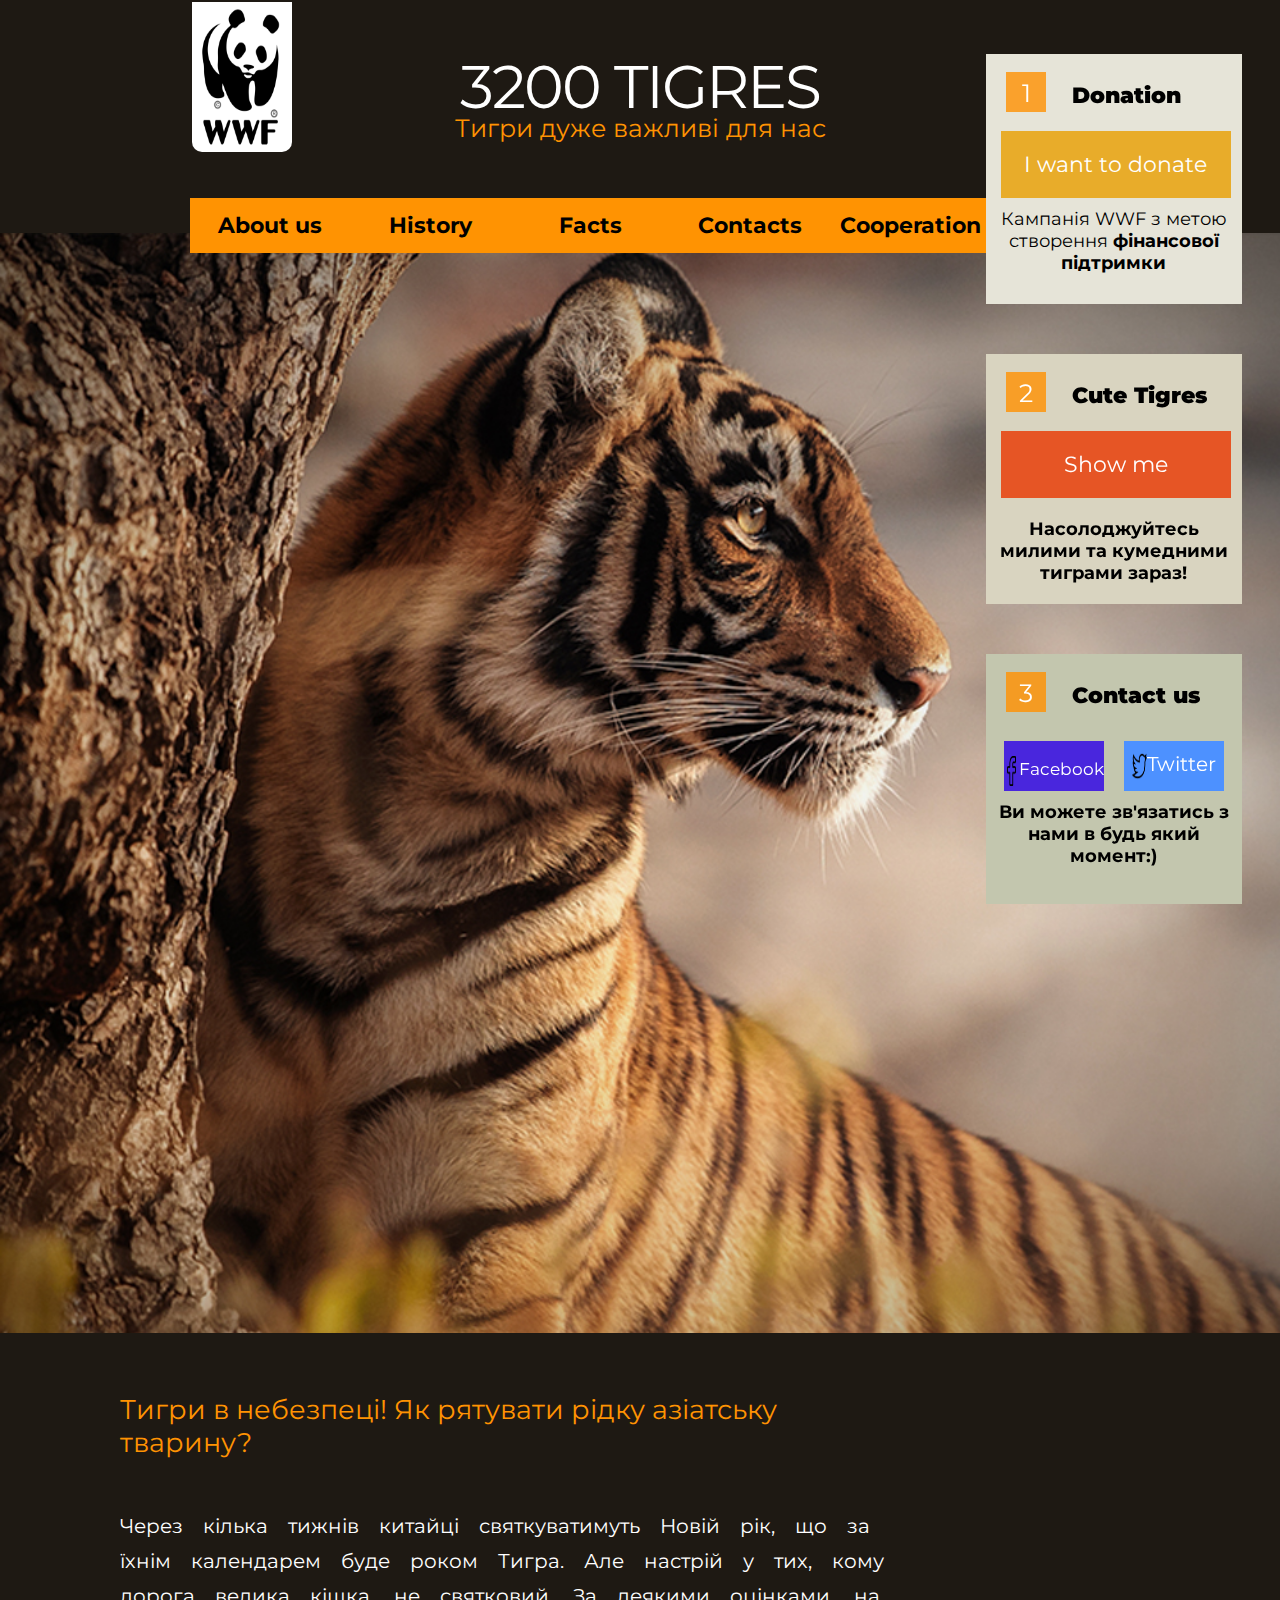
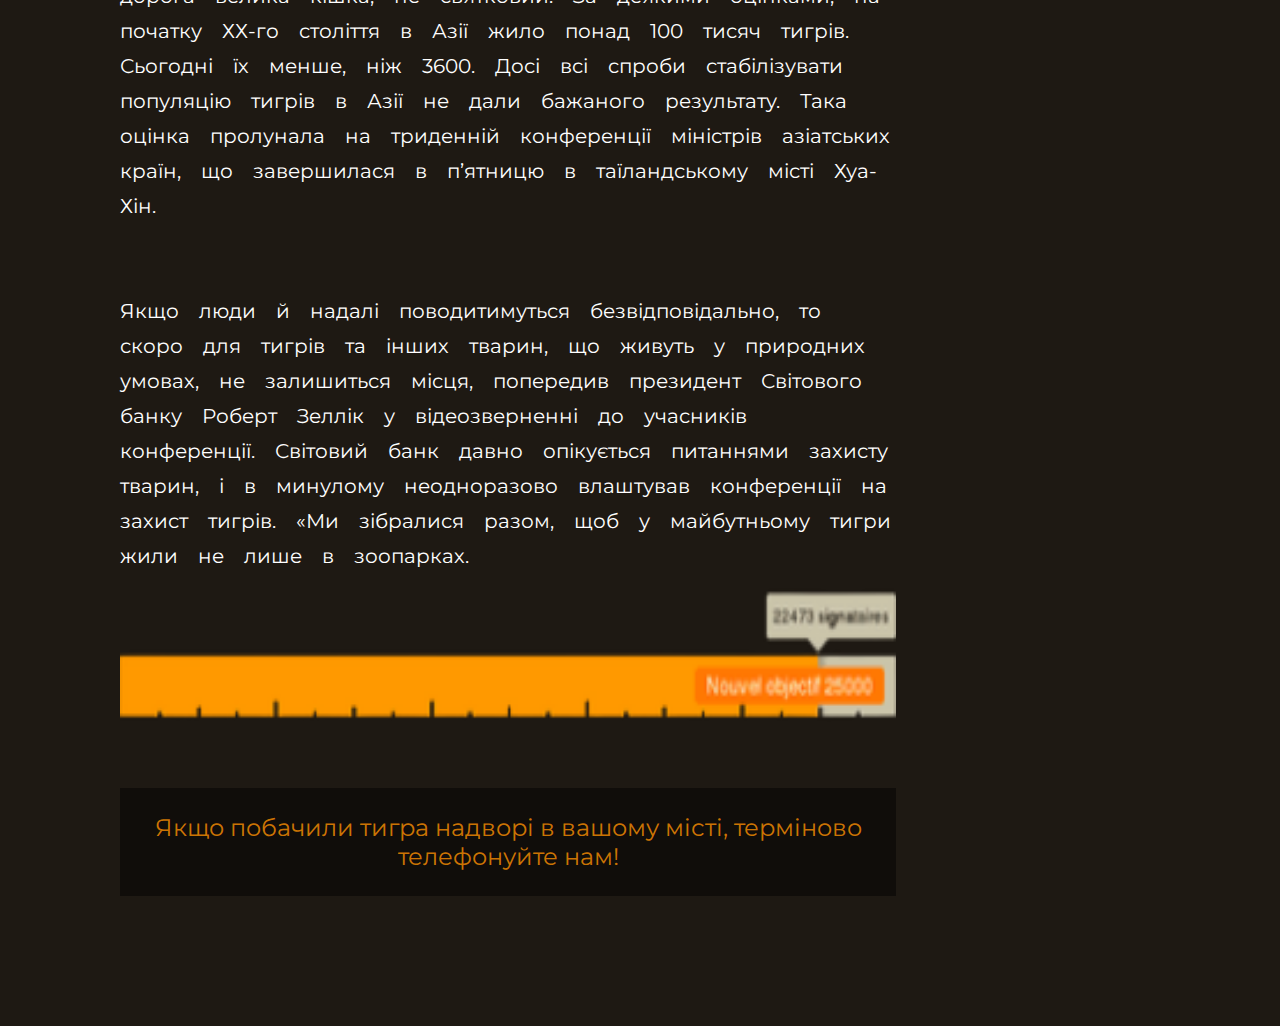
<file: index.html>
<!DOCTYPE html>
<html lang="en">
<head>
    <meta charset="UTF-8">
    <meta http-equiv="X-UA-Compatible" content="IE=edge">

    <link rel="preconnect" href="https://fonts.gstatic.com">
    <link href="https://fonts.googleapis.com/css2?family=Montserrat:wght@200&display=swap" rel="stylesheet">
    <meta name="viewport" content="width=device-width, initial-scale=1.0">
    <link rel="stylesheet" href="css/styless.css">
    <link rel="stylesheet" href="css/@media/media.css">
    <title>Document</title>
</head>
<body>
    <!--header block-->

    <header>
        <p>3200 TIGRES</p>
        <p class="undertext">Тигри дуже важливі для нас</p>
        <div class="titleimg">
                <img src="img/wwf.png">
        </div> 
    </header>

    <!--navigation-->

    <nav class="menu">
        <ul>
          <li><a href="Adaptive grid/Index.html">About us</a></li>
          <li><a href="#">History</a></li>
          <li><a href="#">Facts</a></li>
          <li><a href="#">Contacts</a></li>
          <li><a href="#">Сooperation</a></li>
        </ul> 
      </nav>
    

      <div class="main">
          <div class="backgroundimage"></div>
      </div>

      <!--main text contrainer-->

      <div class="contrainer">
        <div class="textContainer">
            <p class="someinfoTitle">
                Тигри в небезпеці!  Як рятувати рідку азіатську тварину?
            </p>
            <p class="sometext">
                Через кілька тижнів китайці святкуватимуть Новій рік, що за їхнім календарем буде роком Тигра. 
                Але настрій у тих, кому дорога велика кішка, не святковий. За деякими оцінками, на початку ХХ-го 
                століття в Азії жило понад 100 тисяч тигрів. Сьогодні їх менше, ніж 3600. Досі всі спроби стабілізувати 
                популяцію тигрів в Азії не дали бажаного результату. Така оцінка пролунала на триденній конференції міністрів 
                азіатських країн, що завершилася в п’ятницю в таїландському місті Хуа-Хін.
                <br><br><br>
                Якщо люди й надалі поводитимуться безвідповідально, то скоро для тигрів та інших тварин, що живуть у природних умовах, 
                не залишиться місця, попередив президент Світового банку Роберт Зеллік у відеозверненні до учасників конференції. 
                Світовий банк давно опікується питаннями захисту тварин, і в минулому неодноразово влаштував конференції на захист тигрів.
                 «Ми зібралися разом, щоб у майбутньому тигри жили не лише в зоопарках.
            </p>
            <p class="imgContainer">
                <img src="img/footer bar.png">
            </p>
        </div>
      </div>


    <!--Info board-->

      <div class="bords">
        
          <div class="firstBord">
            <div class="questionMark"><p>1</p></div>
            <p class="FirstText">Donation</p>
            <button onclick="location.href='https://support.worldwildlife.org/site/Donation2?df_id=12391&12391.donation=form1'" type="button" class="Donate">
                I want to donate</button>
            <p class="FirstMainText">Кампанія WWF з 
                метою створення <b>фінансової підтримки</b></p>
          </div>

          <div class="secondBord">
            <div class="questionMark"><p>2</p></div>
            <p class="FirstText">Cute Tigres</p>
            <button onclick="location.href='https://www.edinburghzoo.org.uk/webcams/tiger-cam/'" type="button" class="bigBut">   Show me</button>
            <p style="margin-top: 10px;"class="FirstMainText"><b>Насолоджуйтесь милими та кумедними тиграми зараз!</b></p>
          </div>

          <div class="ThirdBord">
            <div class="questionMark"><p>3</p></div>
            <p class="FirstText">Contact us</p>
            <div class="buttonCOnt">
            <button onclick="location.href='https://www.facebook.com'" type="button" class="facebook">
                <img src="img/facebook.png"style="vertical-align: middle">Facebook</button></p>
                <button onclick="location.href='https://twitter.com'" type="button" class="twitter">
                    <img src="img/twitter.png"style="vertical-align: middle">Twitter</button></p>
                  </div>
                    <p class="FirstMainText"><b>Ви можете зв'язатись з нами в будь який момент:)</b></p>
          
          </div>
      </div>
      

        <!--footer info-->
      <footer>
        <div class="footerinfo">
          <p>Якщо побачили тигра надворі в вашому місті, терміново телефонуйте нам!</p>
        </div>
      </footer>


</body>
</html>
</file>
<file: css/styless.css>
*{
    font-family: 'Montserrat', sans-serif;
    margin: 0;
    padding: 0;
}
body{
    background-color: rgb(30, 25, 19);
}
header{
  height: 20%;
}
header p{
    margin-top: 50px;
    margin-bottom: 0;
    font-size: 60px;
    color: white;
    text-align: center;
    letter-spacing: -2px;
}

.undertext{
    color: rgb(255, 147, 2);
    text-align: center;
    font-size: 25px;
    margin:0;
    line-height: 10px;
    letter-spacing: 0;
    
}
.titleimg{
    border-radius: 10px;
    position:absolute;
    top:2px;
    left:15%;
   }
header img{
    width: 100px;
    height: 150px;
    border-radius: 0 0 10px 10px;
}


.menu{
    position: relative;
    margin-top: 40px;
    width: 1100px;
    padding: 25px 0 5px;
    text-align: center;
    margin-left: auto;
    margin-right: auto;
    z-index: 2;
}
ul{
    
    padding:0;
    z-index: 2;
}
.menu li{
    list-style-type: none;
    width: 200px;
    display: inline;
}

.menu a{
    background-color: #ff9302;
    line-height: 30px;
    text-align: center;
    width: 200px;
    text-decoration: none;
    float: left;
    padding: 10px;
    color:black;
    font-size: 22px;
    line-height: 35px;
    font-weight: bold;
}   
a:visited { text-decoration: none } 
a:hover {
    color: white;
   } 

.main{
    width:100%;
    border:wheat 2px;
    z-index: 1;
 
}
.backgroundimage{
    position: relative;
    background-image:url(../img/background.jpg);
    background-repeat: no-repeat;
    background-size: 100%;
    height: 1100px;
    width: 100%;
    top:30px;
    z-index: 1;
}
.contrainer{
    width: 100%;
    margin-top: 30px;
}
.textContainer{
    max-width:60%;
}
.textContainer p{
    margin-left: 120px;
}
.someinfoTitle{
    color:#ff9302;
    font-size: 27px;
    margin-top: 90px;
    margin-bottom: 50px;
}
.sometext{
    margin-top: 20px;
    color:white;
    font-size: 20px;
    line-height: 35px;
    word-spacing: 15px;
}

.imgContainer{
    margin-left: 120px;
}
.imgContainer img{
    margin-top:60px;
    width:  100%;
    height: 210px;
}
footer{
    width: 100%;
    margin-bottom: 130px;
}
.footerinfo{
    max-width: 60%;
    margin-bottom: 130px;
}
footer p{
    font-size: 24px;
    margin-left: 120px;
    background-color: rgba(0, 0, 0, 0.452);
    color:#ff9102ce;
    padding: 25px 10px;
    text-align: center;
}

.bords{
    position: fixed;
    width: 20%;
    height:1100px;
    right:3%;
    top:6%;
    z-index: 3;
}
.firstBord{
    background-color: rgb(230,228,216);
    width: 100%;
    height: 250px;
    margin-bottom: 50px;
    position: relative;
}

.secondBord{
    background-color: rgb(217,212,192);
    width: 100%;
    height: 250px;
    margin-bottom: 50px;
    position: relative;
}

.ThirdBord{
    background-color: rgb(195,198,174);
    width: 100%;
    height: 250px;
    position: relative;
}


.questionMark{
    display: block;
    box-sizing: content-box;
    position: absolute;
    width: 50px;
    height: 50px;
    background-color: #ff9102ce;
    left:8%;
    top:7%;
    text-align: center;
  }

  .questionMark p{
    text-align: center;
    font-size: 30px;
    color:white;
    padding: 6px;

  }

  .FirstText{
    position: relative; 
    font-size: 25px; 
    left: 25%;
    top:11%;
    margin:0; 
    font-weight: 900;
    margin-bottom:50px;
    margin-left: 10px;
   }
   
  .FirstMainText{
    position: relative;
    font-size: 20px; 
    text-align: center;
    margin:0; 
    padding:10px;
    font-weight: 00;
   }
  
.Donate{
    position: relative;
    width:90%;
    margin: 0 15px;
    padding:20px;
    text-align: center;
    background-color: #e99f00ce;
    border: none;
    font-size: 26px;
    color:white;
}  
.Donate:hover {
      background-color: #e93600ce;
    }
.bigBut{
        position: relative;
        width:90%;
        margin: 0 15px;
        padding:20px;
        background-color: #e93600ce;
        border: none;
        font-size: 25px;
        color:white;
    }  
.bigBut:hover {
    background-color: #e99f00ce;
     }

.facebook{
        position: relative;
        margin-top: 10px;
        padding:15px 0;
        width:45%;
        background-color: #2b00e9ce;
        border: none;
        font-size: 20px;
        color:white;
        float: left;
        margin-right: 20px;
    }  
    button img{
        top:50%;
        width: 20px;
        height: 30px;
    }

    .buttonCOnt{
        display: flex;
        justify-content: center;
       
    }

 .twitter{
        margin-top: 10px;
        position: relative;
        padding:10px 0;
        width:45%;
        background-color: rgb(77,145,255);
        border: none;
        font-size: 22px;
        color:white;
    }
</file>
<file: css/@media/media.css>
@media (max-width: 1366px) {
    .menu a{
        width: 165px;
    }   
    .Donate {
        font-size: 22px;
    }
    .bigBut{
        font-size: 22px;

    }
}
@media (max-width: 1280px) {
    .Donate{
        font-size: 22px;
    }  
    .FirstText{ 
        font-size: 22px; 
        left: 30%;
       }
       .textContainer{
        max-width:70%;
    }
    .questionMark{
        width: 40px;
        height: 40px;
        font-size: 25px;
      }
      .questionMark p{
        font-size: 25px;
      }
      .FirstMainText{
        font-size: 18px; 
        width: calc(100% - 20px);
       }
    .bigBut{
        font-size: 22px;
    }  
    .facebook{
        width:100px;
        height: 50px;
        font-size: 17px;
    }  
    button img{
        top:50%;
        width: 15px;
        height: 30px;
    }

    .twitter{
        width:100px;
        height: 50px;
        font-size: 20px;
    }
    .menu li{
        width: 150px;}
    
    .menu a{
        width: 140px;
    }   
    .menu{
        width: 900px;
    }
    .imgContainer img{
        margin-top:0;
        height: 210px;
    }
    footer{
        font-size: 18px;
        margin-bottom: 80px;
    }
    .footerinfo{
        max-width: 70%;
        margin-bottom: 130px;
    }
  }
  
  @media (max-width: 1024px){
    .menu{
        width: 730px;
        margin-left: 0;
    }
    .menu li{
        width: 120px;
    }
    .menu a{
        width: 120px;
        font-size: 20px;
    }   
    .textContainer{
        max-width:70%;
    }
    .someinfoTitle{
        margin-top: 50px;
    }
    .sometext{
        line-height: 25px;
    }
    .firstBord{
    width: 225px;
    height: 210px;
    }
    .secondBord{
    width: 225px;
    height: 210px;
    }
    .ThirdBord{
    width: 225px;
    height: 210px;
    }

    .Donate{
        padding:10px;
    } 
    .bigBut{
        padding:10px;

    }  

    .FirstText{
    font-size: 20px;  
    }
    .FirstMainText{
    font-size: 16px; 
    width: calc(100% - 20px);
    }
    .bords{
    height:1100px;
    top:10%;
    right:5%;
    }
    .facebook{
        width: 85px;
        height: 50px;
        font-size: 14px;
    }  
    .twitter{
        width: 85px;
        height: 50px;
        font-size: 16px;
    }
    .imgContainer img{
        height: 210px;
    }

    footer{
        font-size: 18px;
        margin-bottom: 80px;
    }
    .footerinfo{
        max-width: 70%;
        margin-bottom: 130px;
    }

    }
  @media (max-width: 768px){
    .backgroundimage{
        height: 750px;
        width: 768px;
        top:30px;
        z-index: 1;
    }
    header p{
        font-size: 40px;
    }
    .bords{
        position: relative;
        width: 100%;
        height: 300px;
        margin-top: 20px;
    }
    .firstBord{
        width: 200px;
        height: 250px;
        float: left;
        margin-right: 30px;
        margin-left: 95px;

    }
    .secondBord{
        width: 200px;
        height: 250px;
        float: left;
        margin-right: 30px;
    }
    
    .ThirdBord{
        width: 200px;
        height: 250px;
        float: left;
    }
    .facebook{
        width: 80px;
        height: 50px;
        font-size: 13px;
        margin-right: 10px;
        margin-top: 0;
    }  
    .twitter{
        width: 80px;
        height: 50px;
        font-size: 16px;
        margin-top: 0;

    }
    button img{
        top:50%;
        width: 15px;
        height: 25px;
    }
    .menu{
        margin-left: 60px;
    }
    .menu li{
        list-style-type: none;
        width: 200px;
        display: block;
    }
    .textContainer{
        max-width:90%;
    }
    .someinfoTitle{
        font-size: 27px;
        margin-top: 70px;
        margin-bottom: 50px;
    }
    .sometext{
        margin-top: 20px;
        font-size: 20px;
        line-height: 25px;
    }
    .contrainer{
        width: 100%;
    }
    .imgContainer img{
        height: 210px;
    }

    footer{
        margin-bottom: 80px;
    }
    .footerinfo{
        max-width: 90%;
    }
    header img{
        width: 60px;
        height: 110px;
        border-radius: 0 0 10px 10px;
    }
    .Donate{
        font-size: 18px;
         }  
    .bigBut{
       font-size: 18px;
        }  
  }
  @media (max-width: 480px){
    .backgroundimage{
        display: none;
    }
    .menu{
       margin:0;
       width: 100%;
       height: 280px;
    }
    .menu li{
        list-style-type: none;
        width: 100%;
        display: block;
    }
    .menu a{
        width: 100%;
    }  
    header img{
        width: 50px;
        height: 100px;
    }
    .titleimg{
        left:8%;
       }
    header p{
        margin-top: 30px;
        font-size: 30px;
    }
    .undertext{
        font-size: 15px;
        margin-bottom: 30px;
    }

    .textContainer{
        max-width:100%;
    }
    .textContainer p{
        margin-left: 20px;
        margin-right: 20px;
    }
    .someinfoTitle{
        color:#ff9302;
        font-size: 27px;
        margin-top: 30px;
        margin-bottom: 50px;
    }
    .sometext{
        margin-top: 20px;
        color:white;
        font-size: 20px;
        line-height: 35px;
        word-spacing: 15px;
    }
    .bords{
        display: none;
    }
    .imgContainer img{
        height: 210px;
    }
    footer{
        font-size: 18px;
        margin-bottom: 80px;
    }
    .footerinfo{
        max-width: 100%;
        margin-bottom: 130px;
    }
    footer p{
        margin-left: 0;
    }
    .contrainer{
        width: 100%;
    }
  }

  @media (max-width: 320px){
    .backgroundimage{
        display: none;
    }
    .menu{
       margin:0;
       width: 100%;
       height: 150px;
    }
    .menu li{
        width: 100%;
        display: block;
    }
    .menu a{
        width: 100%;
        font-size: 15px;
        line-height: 10px;
    }  
    header img{
        width: 40px;
        height: 80px;
    }
    .titleimg{
        left:3%;
       }
    header p{
        margin-top: 30px;
        font-size: 25px;
    }
    .undertext{
        font-size: 15px;
        margin-bottom: 30px;
    }

    .textContainer{
        max-width:100%;
    }
    .textContainer p{
        margin-left: 20px;
        margin-right: 20px;
    }
    .someinfoTitle{
        font-size: 22px;
        margin-top: 30px;
    }
    .sometext{
        font-size: 15px;
        line-height: 20px;
        word-spacing: 10px;
    }
    .bords{
        display: none;
    }
    .imgContainer img{
        height: 210px;
    }
    footer{
        margin-bottom: 70px;
        margin-left: 10px;
    }
    footer p{
        margin-left: 20px;
        margin-right: 20px;
        font-size: 15px;
    }
    .contrainer{
        width: 100%;
    }
  }
</file>
